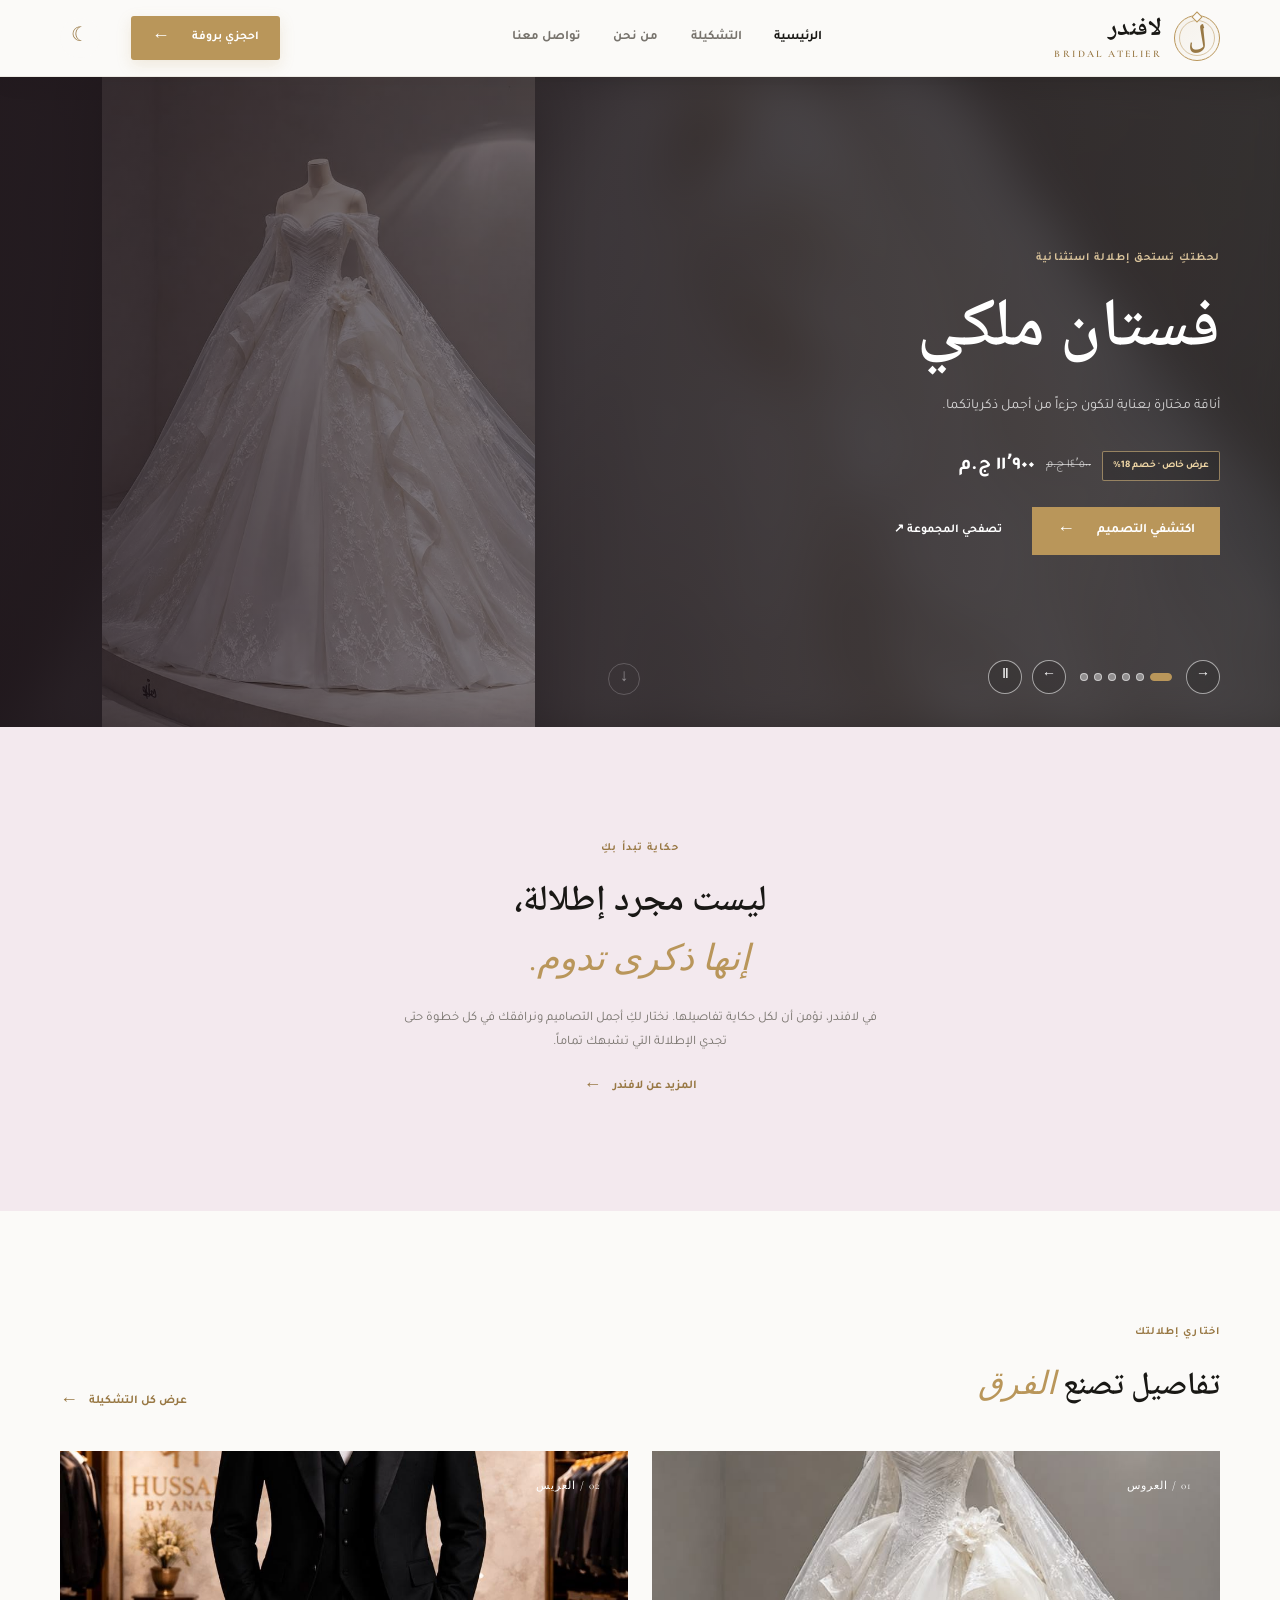
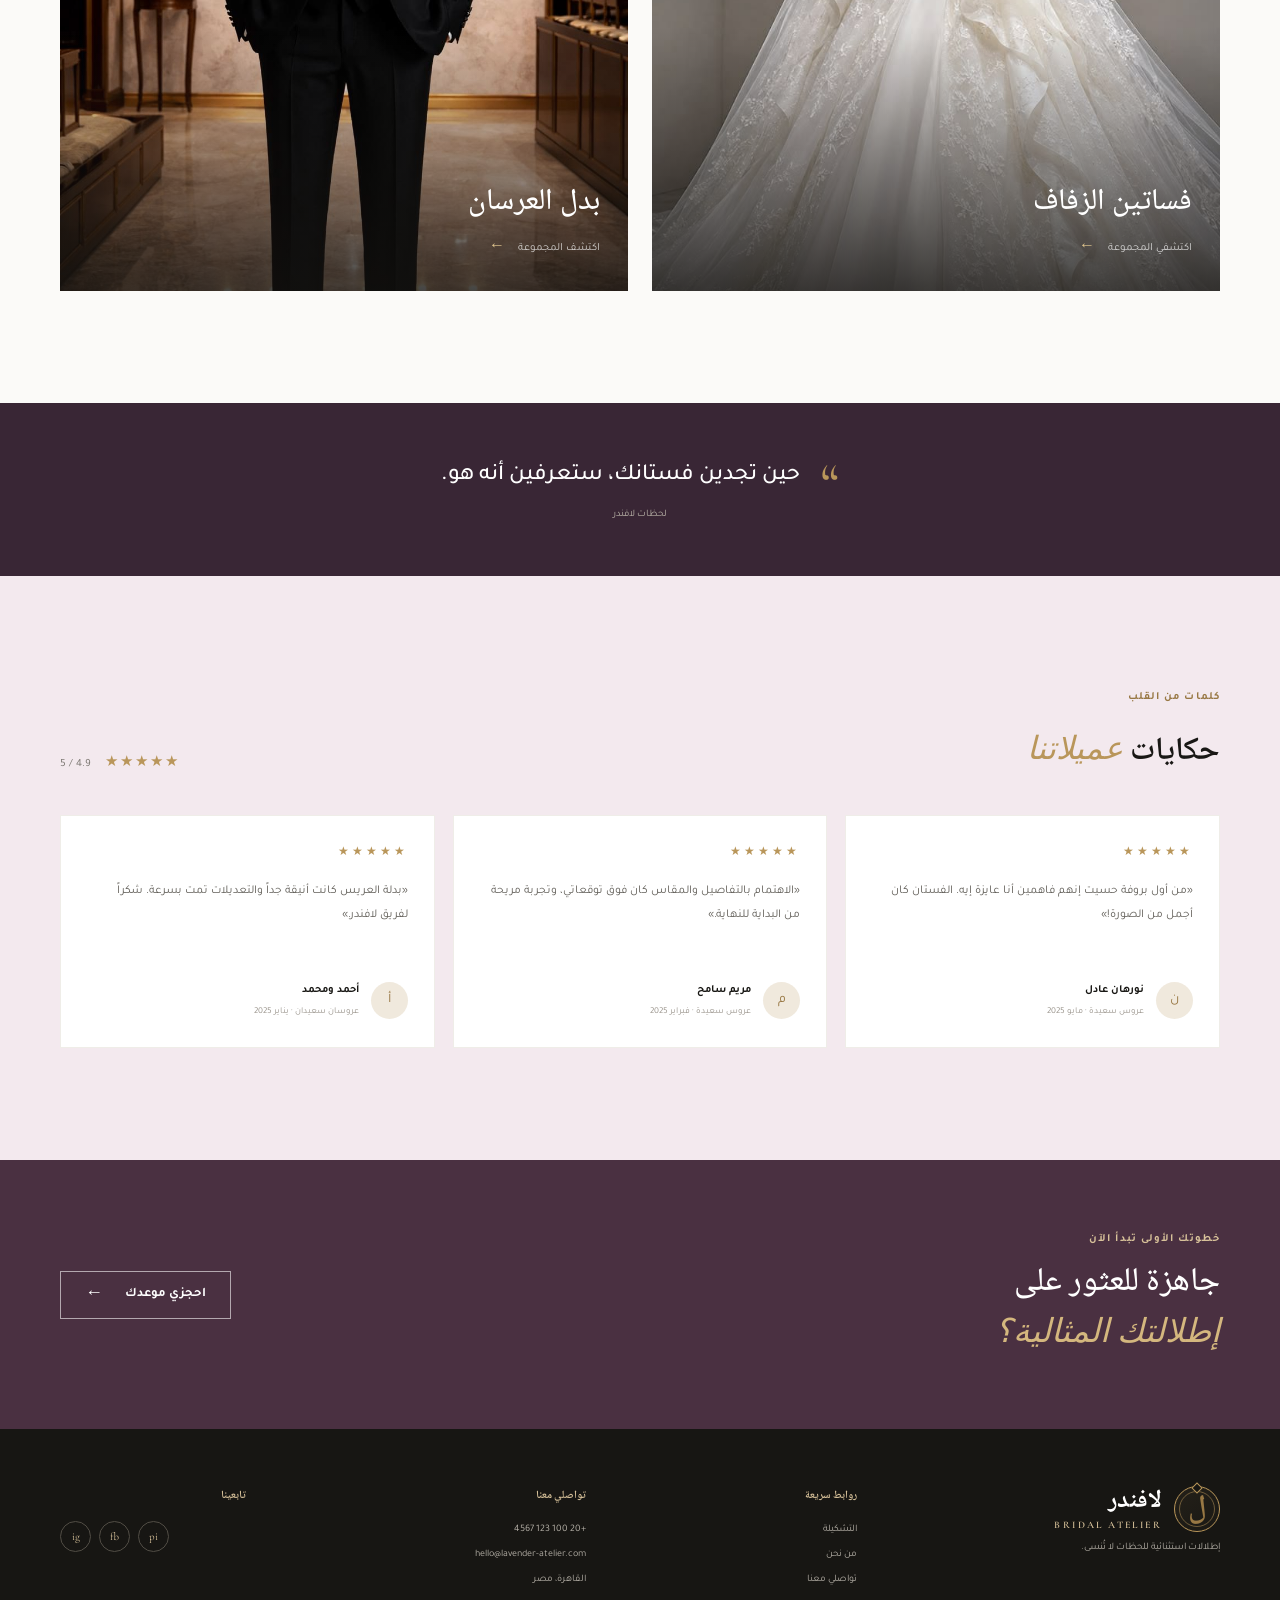
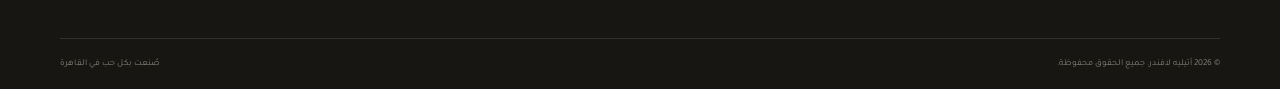
<file: index.html>
<!doctype html>
<html lang="ar" dir="rtl">
<head>
  <meta charset="utf-8">
  <meta name="viewport" content="width=device-width, initial-scale=1">
  <meta name="theme-color" content="#161513">
  <meta name="description" content="أتيليه لافندر — اختاري إطلالتك المثالية لليلة العمر، من فساتين الزفاف إلى أزياء العريس.">
  <title>أتيليه لافندر | أناقتك في ليلة العمر</title>
  <link rel="preconnect" href="https://fonts.googleapis.com">
  <link rel="preconnect" href="https://fonts.gstatic.com" crossorigin>
  <link href="https://fonts.googleapis.com/css2?family=Cormorant+Garamond:wght@500;600;700&family=Noto+Naskh+Arabic:wght@400;500;600;700&family=Tajawal:wght@400;500;600;700;800&display=swap" rel="stylesheet">
  <link rel="stylesheet" href="styles.css">
  <script src="script.js" defer></script>
</head>
<body class="home-page">
  <header class="site-header">
    <div class="container nav-wrap">
      <a class="brand" href="index.html" aria-label="أتيليه لافندر - الرئيسية"><span class="brand-mark" aria-hidden="true">ل</span><span class="brand-name">لافندر<small>BRIDAL ATELIER</small></span></a>
      <button class="menu-toggle" type="button" aria-label="فتح القائمة" aria-expanded="false"><span></span><span></span><span></span></button>
      <nav class="main-nav" aria-label="القائمة الرئيسية">
        <a class="active" href="index.html">الرئيسية</a><a href="collection.html">التشكيلة</a><a href="about.html">من نحن</a><a href="contact.html">تواصل معنا</a>
      </nav>
      <a class="button button-gold nav-cta" href="contact.html#booking">احجزي بروفة <span>←</span></a>
      <button class="theme-toggle" type="button" aria-label="تفعيل الوضع الداكن" aria-pressed="false" title="تغيير المظهر"><span aria-hidden="true">☾</span></button>
    </div>
  </header>

  <main>
    <section class="hero hero-slider" id="home-slider" aria-label="تشكيلة فساتين الزفاف وبدل العرسان">
      <div class="hero-slides" data-hero-slides></div>
      <div class="hero-overlay"></div>
      <div class="container hero-content" data-hero-content aria-live="polite"></div>
      <div class="hero-slider-controls" aria-label="أدوات عرض الشرائح">
        <button class="slider-arrow slider-prev" type="button" aria-label="الشريحة السابقة">→</button>
        <div class="slider-dots" data-slider-dots></div>
        <button class="slider-arrow slider-next" type="button" aria-label="الشريحة التالية">←</button>
        <button class="slider-pause" type="button" aria-label="إيقاف العرض التلقائي" aria-pressed="false">Ⅱ</button>
      </div>
      <a class="scroll-cue" href="#categories" aria-label="انتقلي إلى القسم التالي">↓</a>
    </section>

    <section class="intro section-pad">
      <div class="container intro-inner">
        <p class="eyebrow">حكاية تبدأ بكِ</p>
        <h2>ليست مجرد إطلالة،<br><em>إنها ذكرى تدوم.</em></h2>
        <p>في لافندر، نؤمن أن لكل حكاية تفاصيلها. نختار لكِ أجمل التصاميم ونرافقك في كل خطوة حتى تجدي الإطلالة التي تشبهك تماماً.</p>
        <a class="text-link" href="about.html">المزيد عن لافندر <span>←</span></a>
      </div>
    </section>

    <section class="categories section-pad" id="categories">
      <div class="container">
        <div class="section-heading"><div><p class="eyebrow">اختاري إطلالتك</p><h2>تفاصيل تصنع <em>الفرق</em></h2></div><a class="text-link desktop-link" href="collection.html">عرض كل التشكيلة <span>←</span></a></div>
        <div class="category-grid">
          <a class="category-card category-bride" href="collection.html#dresses"><span class="category-number">01 / العروس</span><div><h3>فساتين الزفاف</h3><span class="category-link">اكتشفي المجموعة <b>←</b></span></div></a>
          <a class="category-card category-groom" href="collection.html#suits"><span class="category-number">02 / العريس</span><div><h3>بدل العرسان</h3><span class="category-link">اكتشف المجموعة <b>←</b></span></div></a>
        </div>
      </div>
    </section>

    <section class="quote-band"><div class="container quote-inner"><span class="quote-mark">“</span><blockquote>حين تجدين فستانك، ستعرفين أنه هو.</blockquote><span class="quote-credit">لحظات لافندر</span></div></section>

    <section class="testimonials section-pad">
      <div class="container">
        <div class="section-heading"><div><p class="eyebrow">كلمات من القلب</p><h2>حكايات <em>عميلاتنا</em></h2></div><div class="rating">★★★★★ <span>4.9 / 5</span></div></div>
        <div class="testimonial-grid">
          <article class="testimonial-card"><div class="stars">★★★★★</div><p>«من أول بروفة حسيت إنهم فاهمين أنا عايزة إيه. الفستان كان أجمل من الصورة!»</p><div class="reviewer"><span class="avatar">ن</span><div><strong>نورهان عادل</strong><small>عروس سعيدة · مايو 2025</small></div></div></article>
          <article class="testimonial-card"><div class="stars">★★★★★</div><p>«الاهتمام بالتفاصيل والمقاس كان فوق توقعاتي، وتجربة مريحة من البداية للنهاية.»</p><div class="reviewer"><span class="avatar">م</span><div><strong>مريم سامح</strong><small>عروس سعيدة · فبراير 2025</small></div></div></article>
          <article class="testimonial-card"><div class="stars">★★★★★</div><p>«بدلة العريس كانت أنيقة جداً والتعديلات تمت بسرعة. شكراً لفريق لافندر.»</p><div class="reviewer"><span class="avatar">أ</span><div><strong>أحمد ومحمد</strong><small>عروسان سعيدان · يناير 2025</small></div></div></article>
        </div>
      </div>
    </section>
    <section class="home-cta"><div class="container home-cta-inner"><div><p class="eyebrow light-eyebrow">خطوتك الأولى تبدأ الآن</p><h2>جاهزة للعثور على<br><em>إطلالتك المثالية؟</em></h2></div><a class="button button-outline" href="contact.html#booking">احجزي موعدك <span>←</span></a></div></section>
  </main>
  <footer class="site-footer"><div class="container footer-main"><div class="footer-brand"><a class="brand brand-light" href="index.html"><span class="brand-mark" aria-hidden="true">ل</span><span class="brand-name">لافندر<small>BRIDAL ATELIER</small></span></a><p>إطلالات استثنائية للحظات لا تُنسى.</p></div><div><h3>روابط سريعة</h3><a href="collection.html">التشكيلة</a><a href="about.html">من نحن</a><a href="contact.html">تواصلي معنا</a></div><div><h3>تواصلي معنا</h3><a href="tel:+201001234567">+20 100 123 4567</a><a href="mailto:hello@lavender-atelier.com">hello@lavender-atelier.com</a><p>القاهرة، مصر</p></div><div><h3>تابعينا</h3><div class="social-links"><a href="https://instagram.com" aria-label="إنستغرام">ig</a><a href="https://facebook.com" aria-label="فيسبوك">fb</a><a href="https://pinterest.com" aria-label="بينترست">pi</a></div></div></div><div class="container footer-bottom"><span>© <span data-year></span> أتيليه لافندر. جميع الحقوق محفوظة.</span><span>صُنعت بكل حب في القاهرة</span></div></footer>
</body>
</html>
</file>
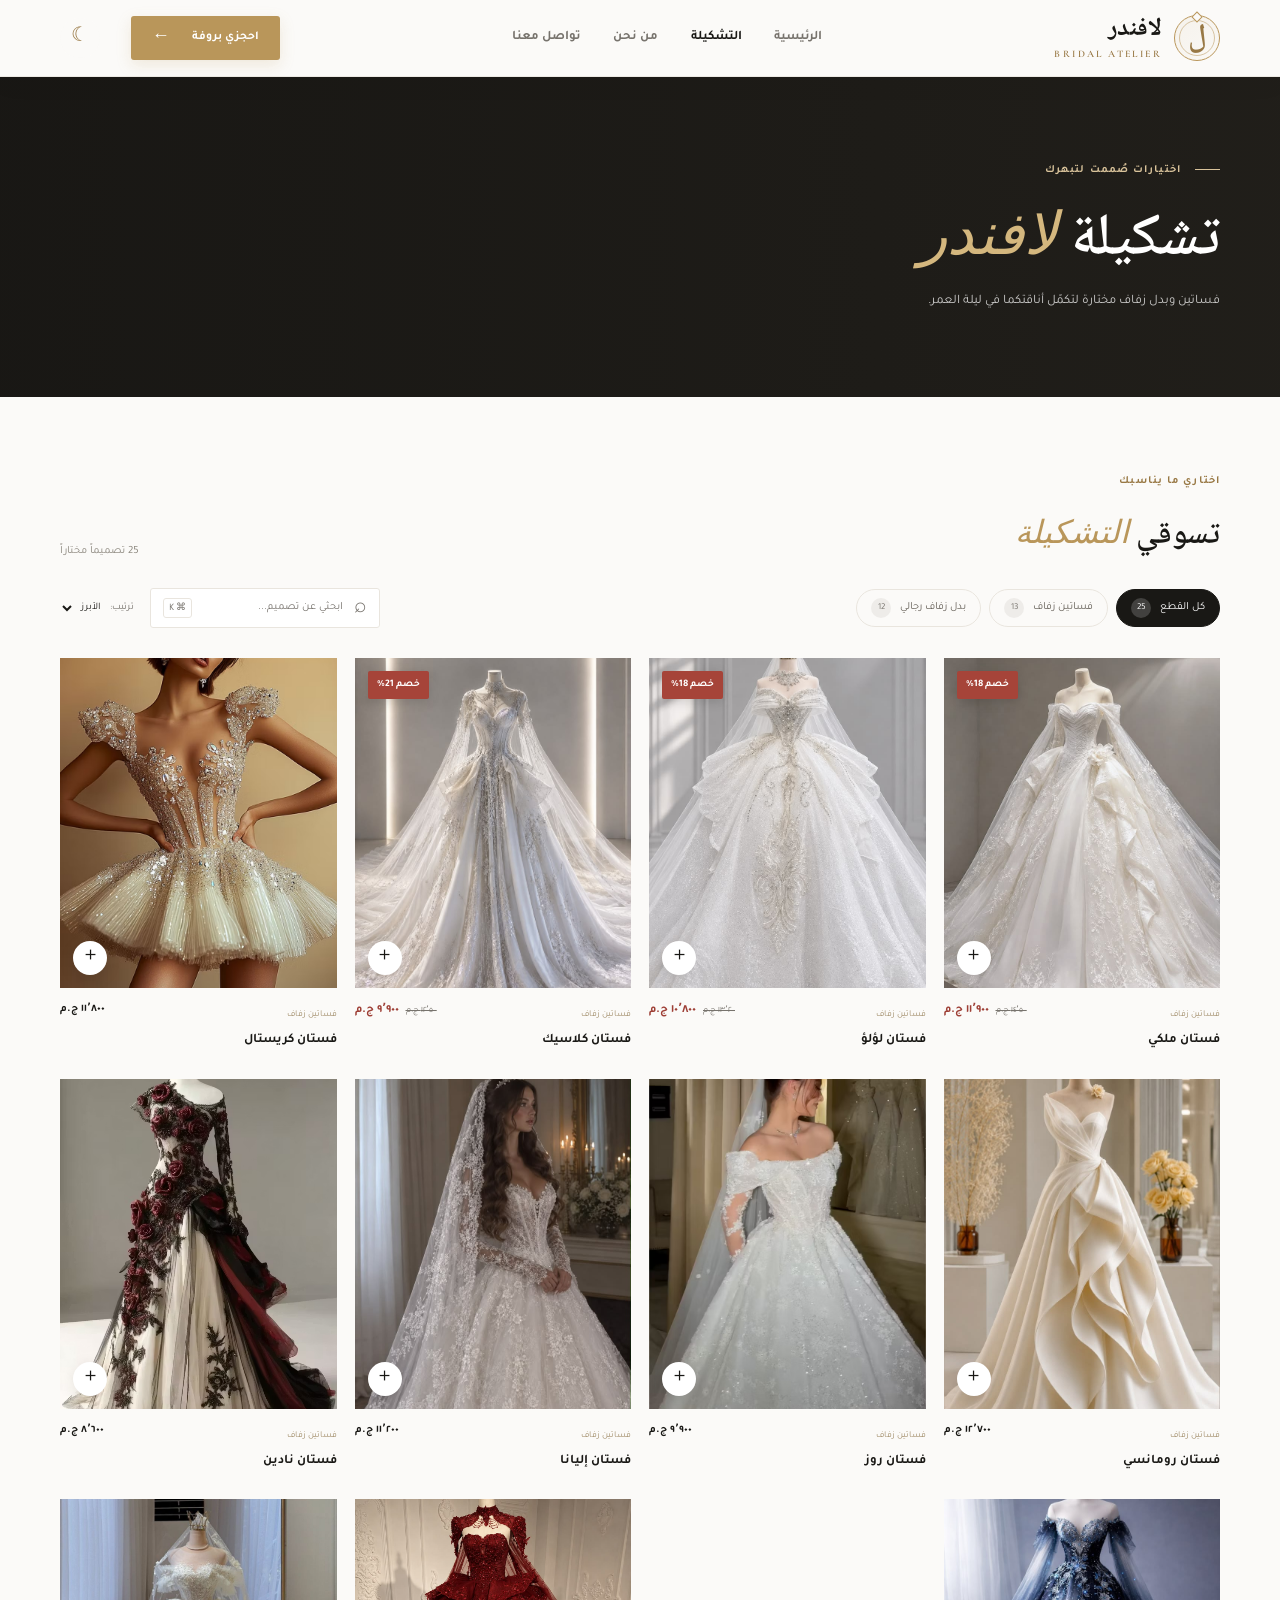
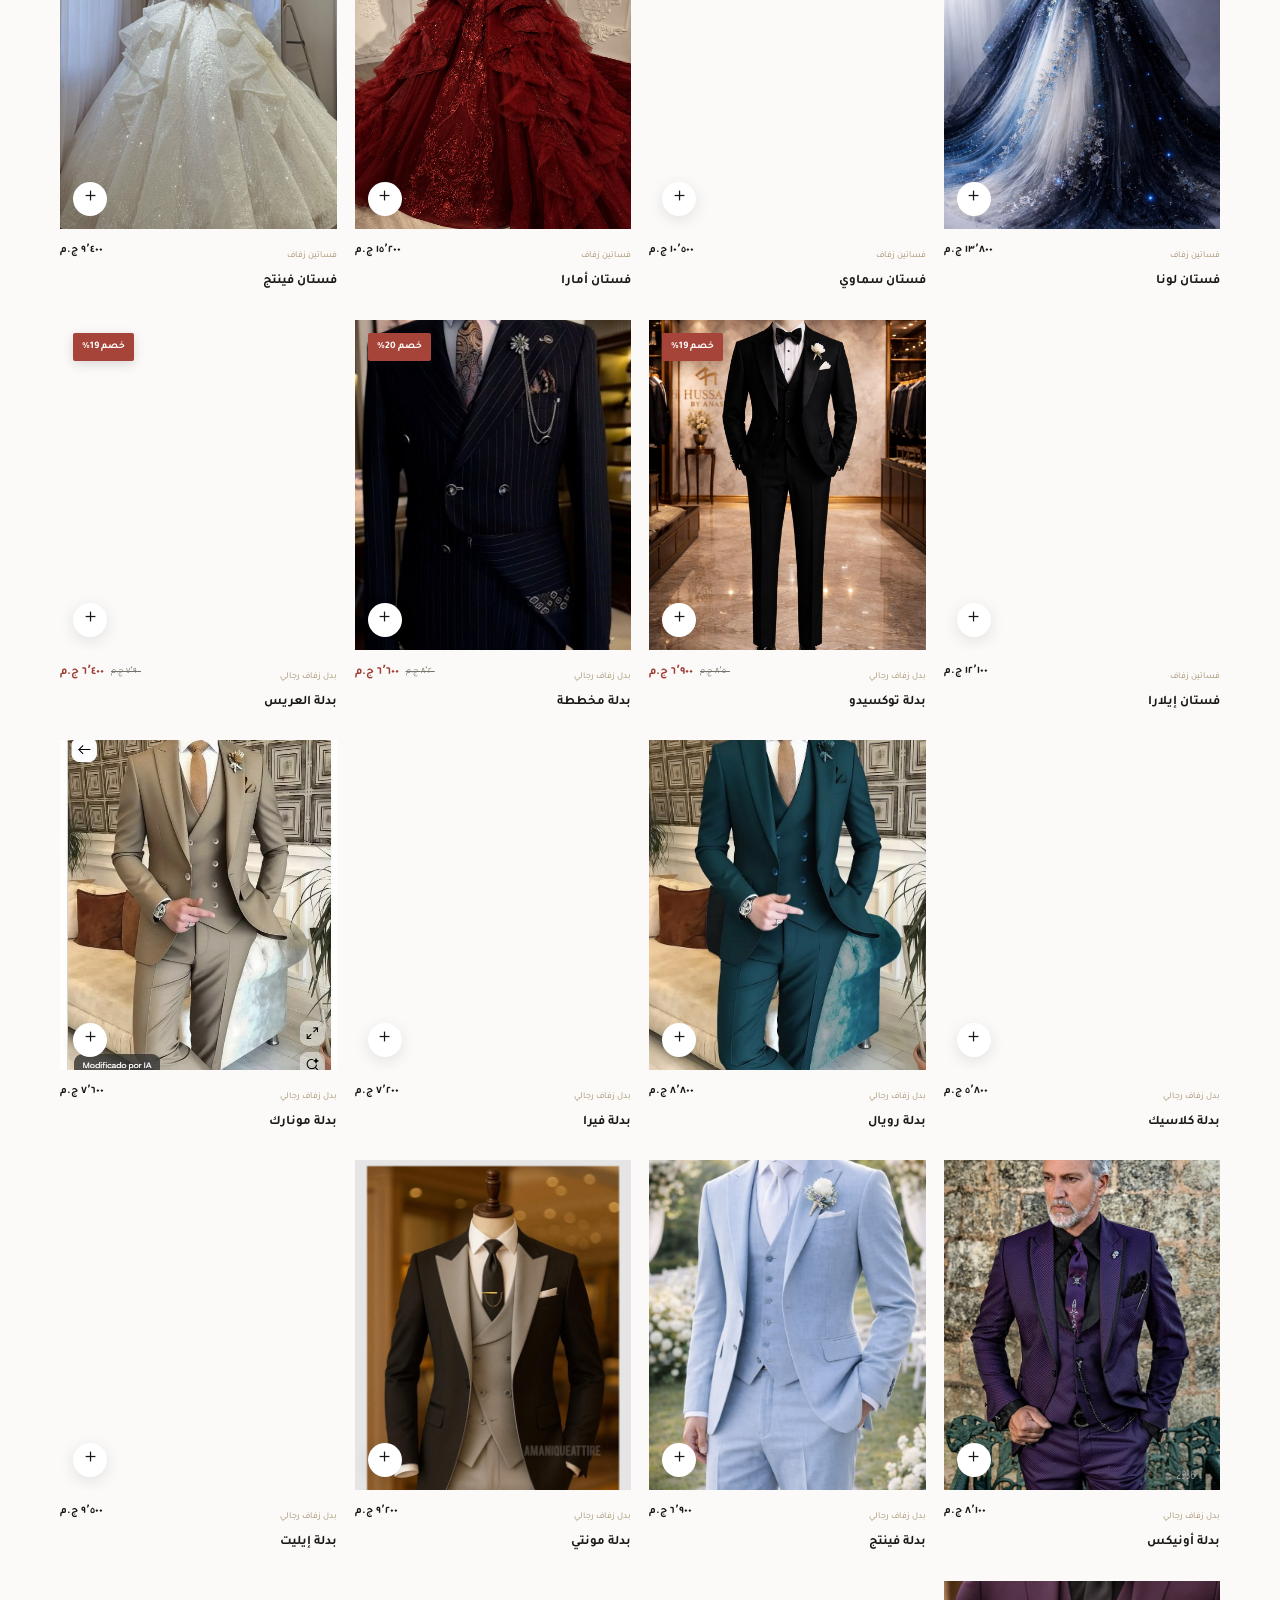
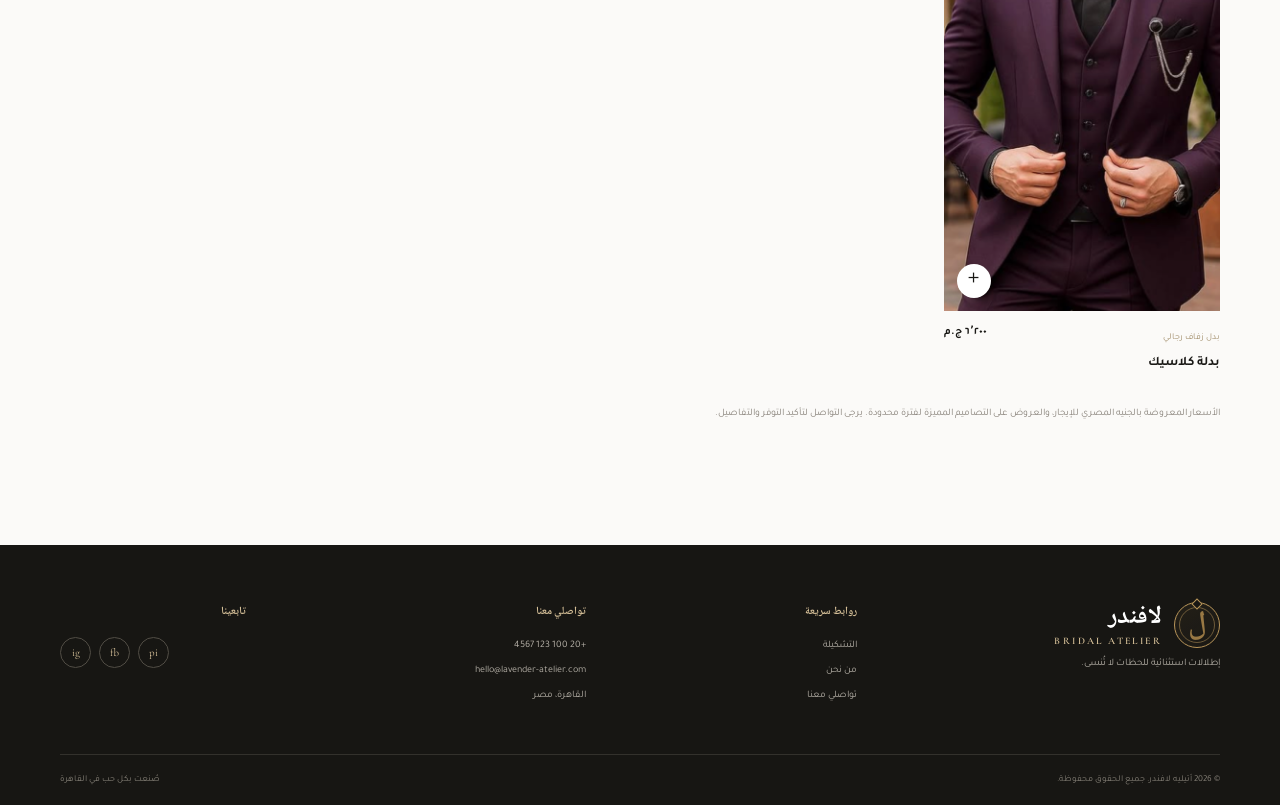
<file: collection.html>
<!doctype html>
<html lang="ar" dir="rtl">
<head>
  <meta charset="utf-8"><meta name="viewport" content="width=device-width, initial-scale=1"><meta name="description" content="تصفحي فساتين الزفاف وبدل الزفاف الرجالي من أتيليه لافندر.">
  <title>التشكيلة | أتيليه لافندر</title>
  <link rel="preconnect" href="https://fonts.googleapis.com"><link rel="preconnect" href="https://fonts.gstatic.com" crossorigin><link href="https://fonts.googleapis.com/css2?family=Cormorant+Garamond:wght@500;600;700&family=Noto+Naskh+Arabic:wght@400;500;600;700&family=Tajawal:wght@400;500;600;700;800&display=swap" rel="stylesheet">
  <link rel="stylesheet" href="styles.css"><script src="script.js" defer></script>
</head>
<body>
  <header class="site-header"><div class="container nav-wrap"><a class="brand" href="index.html" aria-label="أتيليه لافندر - الرئيسية"><span class="brand-mark" aria-hidden="true">ل</span><span class="brand-name">لافندر<small>BRIDAL ATELIER</small></span></a><button class="menu-toggle" type="button" aria-label="فتح القائمة" aria-expanded="false"><span></span><span></span><span></span></button><nav class="main-nav" aria-label="القائمة الرئيسية"><a href="index.html">الرئيسية</a><a class="active" href="collection.html">التشكيلة</a><a href="about.html">من نحن</a><a href="contact.html">تواصل معنا</a></nav><a class="button button-gold nav-cta" href="contact.html#booking">احجزي بروفة <span>←</span></a><button class="theme-toggle" type="button" aria-label="تفعيل الوضع الداكن" aria-pressed="false" title="تغيير المظهر"><span aria-hidden="true">☾</span></button></div></header>
  <main>
    <section class="page-hero collection-hero"><div class="container"><p class="eyebrow light-eyebrow"><span></span> اختيارات صُممت لتبهرك</p><h1>تشكيلة <em>لافندر</em></h1><p>فساتين وبدل زفاف مختارة لتكمّل أناقتكما في ليلة العمر.</p></div></section>
    <section class="collection-section section-pad"><div class="container">
      <div class="section-heading collection-heading"><div><p class="eyebrow">اختاري ما يناسبك</p><h2>تسوقي <em>التشكيلة</em></h2></div><span class="product-count"><span data-product-count>25</span> تصميماً مختاراً</span></div>
      <div class="collection-toolbar">
        <div class="filters" role="group" aria-label="فلترة المنتجات"><button class="filter-button active" id="all-products" type="button" data-filter="all" aria-pressed="true">كل القطع <span data-filter-count="all">25</span></button><button class="filter-button" id="dresses" type="button" data-filter="wedding" aria-pressed="false">فساتين زفاف <span data-filter-count="wedding">13</span></button><button class="filter-button" id="suits" type="button" data-filter="suits" aria-pressed="false">بدل زفاف رجالي <span data-filter-count="suits">12</span></button></div>
        <div class="collection-tools">
          <label class="catalog-search"><span aria-hidden="true">⌕</span><input type="search" data-product-search placeholder="ابحثي عن تصميم..." aria-label="ابحثي عن تصميم"><kbd>⌘ K</kbd></label>
          <label class="sort-control"><span>ترتيب:</span><select data-product-sort aria-label="ترتيب المنتجات"><option value="featured">الأبرز</option><option value="name">الاسم</option><option value="category">الفئة</option></select></label>
        </div>
      </div>
      <div class="product-grid" data-product-grid></div>
      <div class="empty-state" hidden>لا توجد تصاميم في هذا القسم حالياً.</div>
      <p class="collection-note">الأسعار المعروضة بالجنيه المصري للإيجار، والعروض على التصاميم المميزة لفترة محدودة. يرجى التواصل لتأكيد التوفر والتفاصيل.</p>
    </div></section>
    <aside class="mobile-booking-bar"><span>وجدتِ تصميمك؟</span><a href="contact.html#booking">احجزي بروفة <b>←</b></a></aside>
  </main>
  <footer class="site-footer"><div class="container footer-main"><div class="footer-brand"><a class="brand brand-light" href="index.html"><span class="brand-mark" aria-hidden="true">ل</span><span class="brand-name">لافندر<small>BRIDAL ATELIER</small></span></a><p>إطلالات استثنائية للحظات لا تُنسى.</p></div><div><h3>روابط سريعة</h3><a href="collection.html">التشكيلة</a><a href="about.html">من نحن</a><a href="contact.html">تواصلي معنا</a></div><div><h3>تواصلي معنا</h3><a href="tel:+201001234567">+20 100 123 4567</a><a href="mailto:hello@lavender-atelier.com">hello@lavender-atelier.com</a><p>القاهرة، مصر</p></div><div><h3>تابعينا</h3><div class="social-links"><a href="https://instagram.com" aria-label="إنستغرام">ig</a><a href="https://facebook.com" aria-label="فيسبوك">fb</a><a href="https://pinterest.com" aria-label="بينترست">pi</a></div></div></div><div class="container footer-bottom"><span>© <span data-year></span> أتيليه لافندر. جميع الحقوق محفوظة.</span><span>صُنعت بكل حب في القاهرة</span></div></footer>
</body></html>
</file>
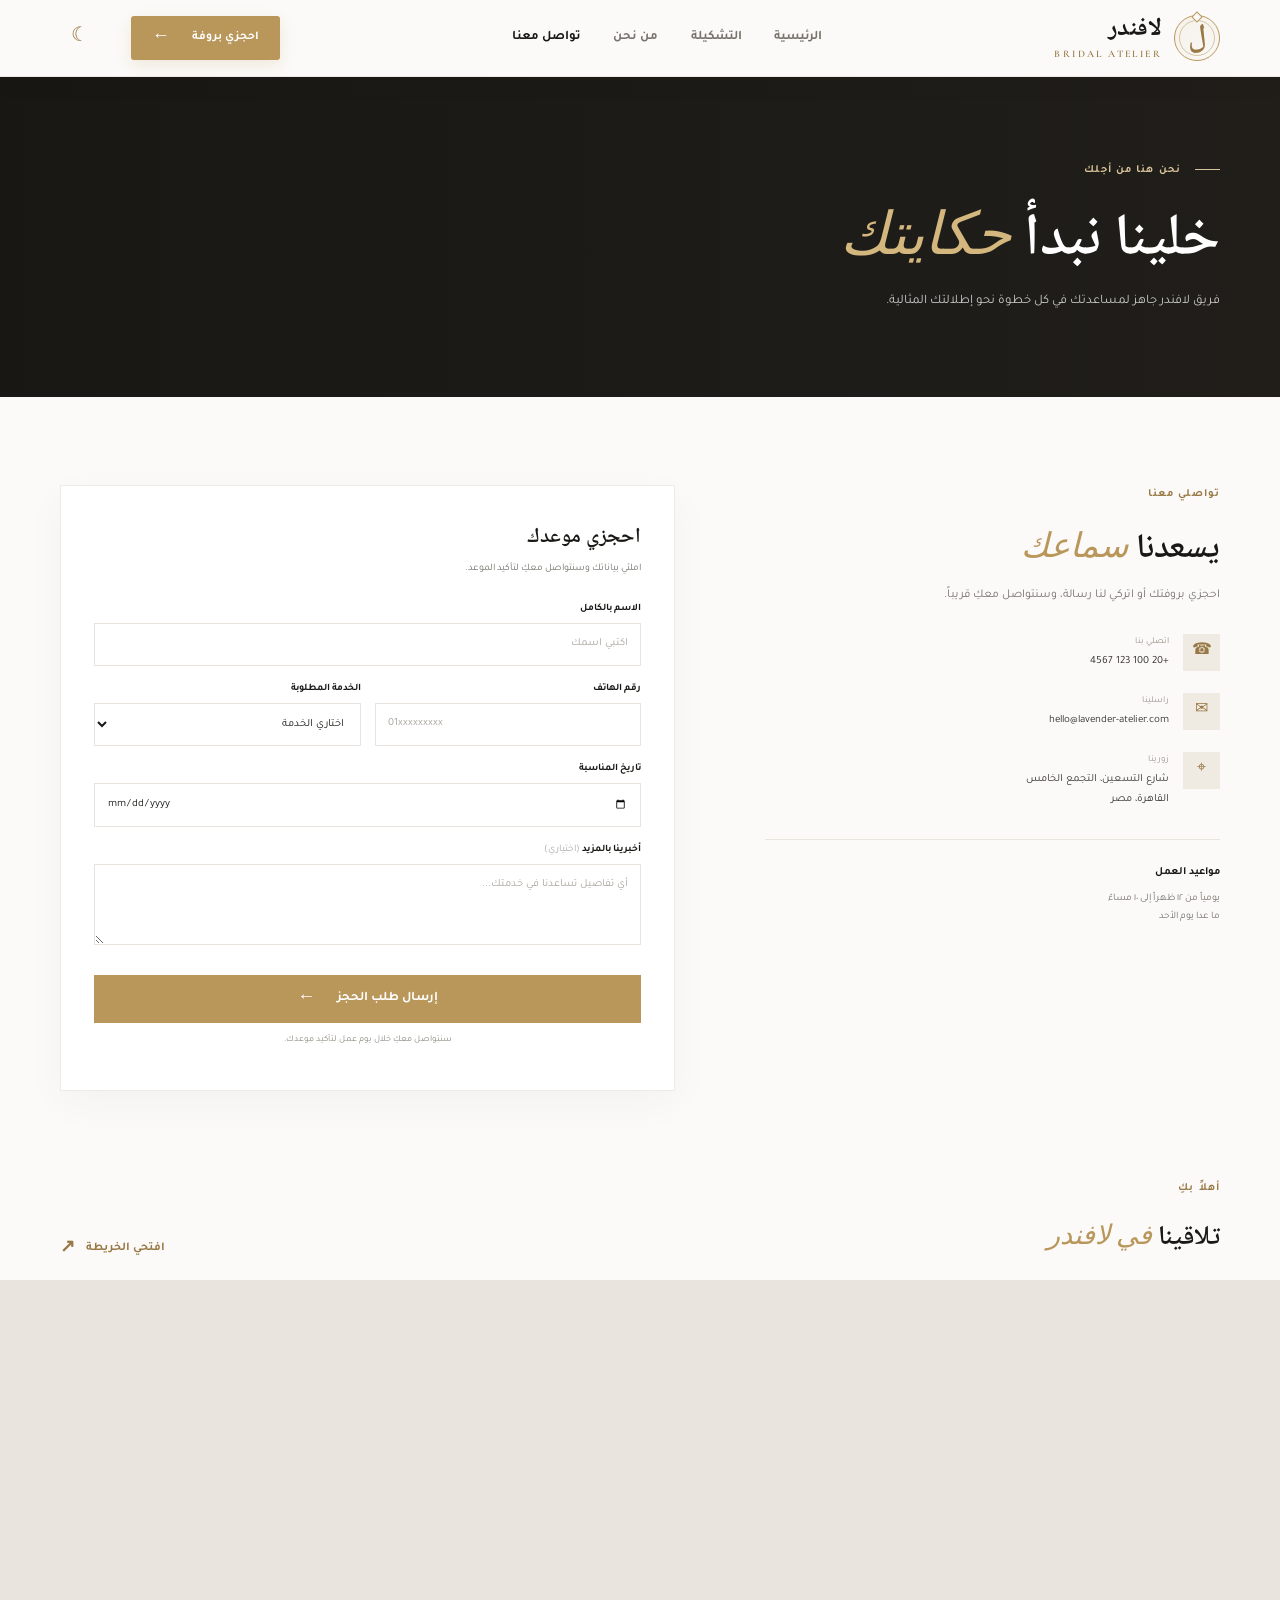
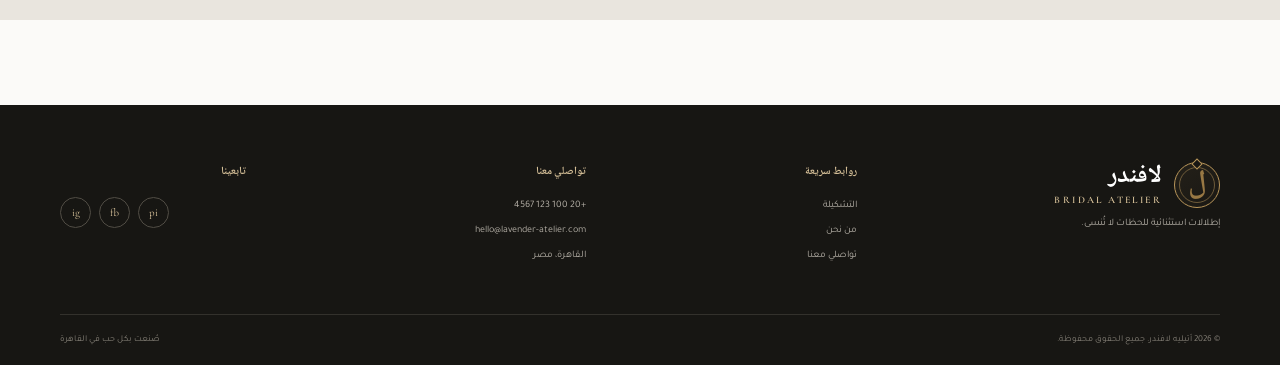
<file: contact.html>
<!doctype html>
<html lang="ar" dir="rtl">
<head>
  <meta charset="utf-8"><meta name="viewport" content="width=device-width, initial-scale=1"><meta name="description" content="تواصلي مع أتيليه لافندر أو احجزي موعد بروفة لمساعدتك في اختيار إطلالتك المثالية.">
  <title>تواصل معنا | أتيليه لافندر</title>
  <link rel="preconnect" href="https://fonts.googleapis.com"><link rel="preconnect" href="https://fonts.gstatic.com" crossorigin><link href="https://fonts.googleapis.com/css2?family=Cormorant+Garamond:wght@500;600;700&family=Noto+Naskh+Arabic:wght@400;500;600;700&family=Tajawal:wght@400;500;600;700;800&display=swap" rel="stylesheet">
  <link rel="stylesheet" href="styles.css"><script src="script.js" defer></script>
</head>
<body>
  <header class="site-header"><div class="container nav-wrap"><a class="brand" href="index.html" aria-label="أتيليه لافندر - الرئيسية"><span class="brand-mark" aria-hidden="true">ل</span><span class="brand-name">لافندر<small>BRIDAL ATELIER</small></span></a><button class="menu-toggle" type="button" aria-label="فتح القائمة" aria-expanded="false"><span></span><span></span><span></span></button><nav class="main-nav" aria-label="القائمة الرئيسية"><a href="index.html">الرئيسية</a><a href="collection.html">التشكيلة</a><a href="about.html">من نحن</a><a class="active" href="contact.html">تواصل معنا</a></nav><a class="button button-gold nav-cta" href="#booking">احجزي بروفة <span>←</span></a><button class="theme-toggle" type="button" aria-label="تفعيل الوضع الداكن" aria-pressed="false" title="تغيير المظهر"><span aria-hidden="true">☾</span></button></div></header>
  <main>
    <section class="page-hero contact-hero"><div class="container"><p class="eyebrow light-eyebrow"><span></span> نحن هنا من أجلك</p><h1>خلينا نبدأ <em>حكايتك</em></h1><p>فريق لافندر جاهز لمساعدتك في كل خطوة نحو إطلالتك المثالية.</p></div></section>
    <section class="contact-section section-pad" id="booking"><div class="container contact-layout">
      <div class="contact-info"><p class="eyebrow">تواصلي معنا</p><h2>يسعدنا <em>سماعك</em></h2><p class="contact-intro">احجزي بروفتك أو اتركي لنا رسالة، وسنتواصل معكِ قريباً.</p>
        <div class="contact-detail"><span class="detail-icon">☎</span><div><small>اتصلي بنا</small><a href="tel:+201001234567">+20 100 123 4567</a></div></div>
        <div class="contact-detail"><span class="detail-icon">✉</span><div><small>راسلينا</small><a href="mailto:hello@lavender-atelier.com">hello@lavender-atelier.com</a></div></div>
        <div class="contact-detail"><span class="detail-icon">⌖</span><div><small>زورينا</small><p>شارع التسعين، التجمع الخامس<br>القاهرة، مصر</p></div></div>
        <div class="contact-hours"><span>مواعيد العمل</span><p>يومياً من ١٢ ظهراً إلى ١٠ مساءً<br>ما عدا يوم الأحد</p></div>
      </div>
      <form class="booking-form" id="booking-form">
        <div class="form-heading"><h3>احجزي موعدك</h3><p>املئي بياناتك وسنتواصل معكِ لتأكيد الموعد.</p></div>
        <label for="name">الاسم بالكامل</label><input id="name" name="name" type="text" placeholder="اكتبي اسمك" autocomplete="name" required>
        <div class="form-row"><div><label for="phone">رقم الهاتف</label><input id="phone" name="phone" type="tel" placeholder="01xxxxxxxxx" autocomplete="tel" inputmode="tel" pattern="[0-9+() \-]{8,20}" required></div><div><label for="service">الخدمة المطلوبة</label><select id="service" name="service" required><option value="" disabled selected>اختاري الخدمة</option><option value="dress">فستان زفاف</option><option value="suit">بدلة زفاف رجالي</option></select></div></div>
        <label for="event-date">تاريخ المناسبة</label><input id="event-date" name="event-date" type="date" required>
        <label for="message">أخبرينا بالمزيد <span class="optional">(اختياري)</span></label><textarea id="message" name="message" rows="3" placeholder="أي تفاصيل تساعدنا في خدمتك..."></textarea>
        <button class="button button-gold form-submit" type="submit">إرسال طلب الحجز <span>←</span></button><p class="form-note">سنتواصل معكِ خلال يوم عمل لتأكيد موعدك.</p><p class="form-status" role="status" aria-live="polite"></p>
      </form>
    </div></section>
    <section class="map-section"><div class="map-heading container"><div><p class="eyebrow">أهلاً بكِ</p><h2>تلاقينا <em>في لافندر</em></h2></div><a class="text-link" href="https://maps.google.com/?q=New+Cairo+Egypt" target="_blank" rel="noopener noreferrer">افتحي الخريطة <span>↗</span></a></div><div class="map-frame"><iframe title="خريطة التجمع الخامس في القاهرة" src="https://maps.google.com/maps?q=New%20Cairo%2C%20Egypt&t=&z=13&ie=UTF8&iwloc=&output=embed" loading="lazy" referrerpolicy="no-referrer-when-downgrade"></iframe></div></section>
  </main>
  <footer class="site-footer"><div class="container footer-main"><div class="footer-brand"><a class="brand brand-light" href="index.html"><span class="brand-mark" aria-hidden="true">ل</span><span class="brand-name">لافندر<small>BRIDAL ATELIER</small></span></a><p>إطلالات استثنائية للحظات لا تُنسى.</p></div><div><h3>روابط سريعة</h3><a href="collection.html">التشكيلة</a><a href="about.html">من نحن</a><a href="contact.html">تواصلي معنا</a></div><div><h3>تواصلي معنا</h3><a href="tel:+201001234567">+20 100 123 4567</a><a href="mailto:hello@lavender-atelier.com">hello@lavender-atelier.com</a><p>القاهرة، مصر</p></div><div><h3>تابعينا</h3><div class="social-links"><a href="https://instagram.com" aria-label="إنستغرام">ig</a><a href="https://facebook.com" aria-label="فيسبوك">fb</a><a href="https://pinterest.com" aria-label="بينترست">pi</a></div></div></div><div class="container footer-bottom"><span>© <span data-year></span> أتيليه لافندر. جميع الحقوق محفوظة.</span><span>صُنعت بكل حب في القاهرة</span></div></footer>
  </body></html>
</file>
<file: styles.css>
/* Lavender Atelier — shared design system */
:root{--ink:#191815;--muted:#77736d;--paper:#fbfaf8;--white:#fff;--gold:#b9965a;--gold-dark:#987844;--line:#e9e5de;--serif:"Cormorant Garamond",Georgia,serif;--sans:"Tajawal",sans-serif;--display:"Noto Naskh Arabic",serif;--container:1160px}
*{box-sizing:border-box}html{scroll-behavior:smooth;scroll-padding-top:90px}body{margin:0;background:var(--paper);color:var(--ink);font-family:var(--sans);font-size:15px;line-height:1.8}img{display:block;max-width:100%}a{color:inherit;text-decoration:none}button,input,select,textarea{font:inherit}.container{width:min(var(--container),calc(100% - 64px));margin-inline:auto}.section-pad{padding-block:112px}.site-header{position:relative;z-index:10;background:var(--paper);border-bottom:1px solid rgba(25,24,21,.06)}.nav-wrap{min-height:84px;display:flex;align-items:center;justify-content:space-between;gap:32px}.brand{display:inline-flex;align-items:center;gap:11px;font-size:21px;font-weight:700;line-height:1;color:var(--ink)}.brand-mark{width:39px;height:39px;display:grid;place-items:center;border:1px solid var(--gold);border-radius:50%;font:italic 24px var(--serif);color:var(--gold)}.brand small{display:block;margin-top:6px;direction:ltr;text-align:right;font:9px var(--serif);letter-spacing:3px;color:var(--muted)}.main-nav{display:flex;align-items:center;gap:34px}.main-nav a{position:relative;padding-block:10px;font-size:13px;color:#625f59;transition:color .25s}.main-nav a:hover,.main-nav a.active{color:var(--gold-dark)}.main-nav a.active:after{position:absolute;content:"";bottom:0;right:0;width:18px;height:1px;background:var(--gold)}.button{min-height:48px;display:inline-flex;align-items:center;justify-content:center;gap:22px;padding:10px 24px;border:1px solid transparent;font-size:13px;font-weight:600;transition:background .25s,color .25s,border-color .25s,transform .25s}.button:hover{transform:translateY(-2px)}.button span,.text-link span{font-size:18px;line-height:1}.button-gold{background:var(--gold);color:#fff}.button-gold:hover{background:var(--gold-dark)}.nav-cta{min-height:42px;padding:8px 17px;font-size:12px}.menu-toggle{display:none}
.hero{position:relative;min-height:650px;display:flex;align-items:center;overflow:hidden;background:#292622 url("https://images.unsplash.com/photo-1519741497674-611481863552?auto=format&fit=crop&w=2000&q=90") center 43%/cover no-repeat;color:#fff}.hero-overlay{position:absolute;inset:0;background:linear-gradient(90deg,rgba(18,17,15,.74),rgba(18,17,15,.3) 68%,rgba(18,17,15,.15))}.hero-content{position:relative;z-index:1;padding-block:80px}.eyebrow{margin:0 0 16px;color:var(--gold-dark);font-size:11px;font-weight:700;letter-spacing:1.1px}.eyebrow span{display:inline-block;width:25px;height:1px;margin-left:10px;vertical-align:middle;background:currentColor}.light-eyebrow{color:#d8c29a}.hero h1,.page-hero h1{margin:0;font-size:clamp(42px,6.1vw,76px);font-weight:500;line-height:1.35;letter-spacing:-1.7px}.hero h1 em,.page-hero h1 em,.section-heading h2 em,.intro h2 em,.story-copy h2 em,.center-heading h2 em,.home-cta h2 em,.about-cta h2 em,.contact-info h2 em,.map-heading h2 em{font-family:var(--serif);font-weight:500;color:#d4b77e}.hero-copy{margin:17px 0 29px;color:rgba(255,255,255,.78);font-size:14px}.hero-actions{display:flex;align-items:center;gap:30px}.text-link{display:inline-flex;align-items:center;gap:11px;color:var(--gold-dark);font-size:12px;font-weight:700;transition:gap .2s}.text-link:hover{gap:17px}.light-link{color:#fff}.hero-caption{position:absolute;bottom:40px;left:max(calc((100vw - var(--container))/2),32px);font-size:10px;letter-spacing:.3px;color:rgba(255,255,255,.75)}.hero-caption span{padding-left:12px;color:#d4b77e;font:14px var(--serif)}.scroll-cue{position:absolute;bottom:32px;right:50%;width:32px;height:32px;display:grid;place-items:center;border:1px solid rgba(255,255,255,.45);border-radius:50%;color:#fff;font-size:17px}
.intro{background:#f5f2ed;text-align:center}.intro-inner{max-width:590px}.intro h2,.section-heading h2,.story-copy h2,.center-heading h2,.contact-info h2,.map-heading h2{margin:0;font-size:36px;font-weight:600;line-height:1.55}.intro h2 em,.section-heading h2 em,.story-copy h2 em,.center-heading h2 em,.contact-info h2 em,.map-heading h2 em{color:var(--gold)}.intro-inner>p:not(.eyebrow){max-width:490px;margin:17px auto 18px;color:var(--muted);font-size:13px}.categories{background:var(--paper)}.section-heading{display:flex;align-items:end;justify-content:space-between;margin-bottom:38px}.section-heading h2{font-size:32px}.category-grid{display:grid;grid-template-columns:1fr 1fr;gap:24px}.category-card{min-height:440px;position:relative;display:flex;flex-direction:column;justify-content:space-between;overflow:hidden;padding:28px;color:#fff;background-size:cover;background-position:center;transition:background-size .4s}.category-card:before{content:"";position:absolute;inset:0;background:linear-gradient(0deg,rgba(18,17,15,.78),transparent 60%);transition:background .3s}.category-card:hover:before{background:linear-gradient(0deg,rgba(18,17,15,.86),rgba(18,17,15,.12))}.category-bride{background-image:url("فساتين زفاف حريمي/1.jpg")}.category-groom{background-image:url("بدل رجالي/1.jpg")}.category-card>*{position:relative}.category-number{font:11px var(--serif);letter-spacing:1px}.category-card h3{margin:0 0 4px;font-size:30px;font-weight:500}.category-link{font-size:11px;color:rgba(255,255,255,.77)}.category-link b{margin-right:10px;color:#d4b77e;font-size:16px}.quote-band{padding-block:52px;background:#1a1916;color:#fff;text-align:center}.quote-inner{display:flex;align-items:center;justify-content:center;gap:20px;flex-wrap:wrap}.quote-mark{height:40px;color:var(--gold);font:58px/1 var(--serif)}.quote-inner blockquote{margin:0;font-size:23px;font-weight:500}.quote-credit{width:100%;margin-top:-10px;color:#b9b3a8;font-size:10px}.testimonials{background:#f5f2ed}.rating{color:var(--gold);font-size:15px;letter-spacing:2px}.rating span{margin-right:8px;color:var(--muted);font-size:11px;letter-spacing:0}.testimonial-grid{display:grid;grid-template-columns:repeat(3,1fr);gap:18px}.testimonial-card{padding:27px 26px;background:#fff;border:1px solid #efede8}.stars{color:var(--gold);font-size:12px;letter-spacing:3px}.testimonial-card>p{min-height:80px;margin:14px 0 22px;color:#625f59;font-size:12px;line-height:2}.reviewer{display:flex;align-items:center;gap:12px}.avatar{width:37px;height:37px;display:grid;place-items:center;border-radius:50%;background:#f0e9dd;color:var(--gold-dark);font-size:14px}.reviewer strong,.reviewer small{display:block}.reviewer strong{font-size:11px}.reviewer small{margin-top:3px;color:#99938b;font-size:9px}.home-cta,.about-cta{padding-block:70px;background:#24211c;color:#fff}.home-cta-inner,.about-cta-inner{display:flex;align-items:center;justify-content:space-between;gap:28px}.home-cta h2,.about-cta h2{margin:0;font-size:33px;font-weight:500;line-height:1.45}.button-outline{border-color:rgba(255,255,255,.58);color:#fff}.button-outline:hover{border-color:var(--gold);background:var(--gold)}.home-cta .eyebrow,.about-cta .eyebrow{margin-bottom:10px}
.site-footer{padding-top:57px;background:#171613;color:#eee9e0}.footer-main{display:grid;grid-template-columns:1.4fr 1fr 1.3fr .8fr;gap:38px;padding-bottom:42px}.brand-light{color:#fff}.footer-brand>p{margin-top:17px;color:#aaa49a;font-size:11px}.footer-main h3{margin:0 0 15px;color:#d8c29a;font-size:11px;font-weight:600}.footer-main>div:not(:first-child)>a,.footer-main>div>p{display:block;margin:7px 0;color:#b5b0a7;font-size:10px;transition:color .2s}.footer-main a:hover{color:#fff}.social-links{display:flex;gap:8px;direction:ltr}.social-links a{width:31px;height:31px;display:grid;place-items:center;border:1px solid #514d45;border-radius:50%;color:#d8c29a;font:11px var(--serif)}.footer-bottom{display:flex;justify-content:space-between;padding-block:17px;border-top:1px solid #33312c;color:#868178;font-size:9px}
.page-hero{position:relative;min-height:320px;display:flex;align-items:center;overflow:hidden;color:#fff;background:#28251f center/cover no-repeat}.page-hero:before{position:absolute;content:"";inset:0;background:linear-gradient(90deg,rgba(20,19,17,.76),rgba(20,19,17,.38))}.page-hero .container{position:relative;padding-block:55px}.page-hero h1{font-size:clamp(40px,5vw,59px)}.page-hero h1 em{color:#d4b77e}.page-hero .container>p:last-child{margin:8px 0 0;color:rgba(255,255,255,.76);font-size:13px}.collection-hero{background-image:url("https://images.unsplash.com/photo-1594552072238-b8a33785b261?auto=format&fit=crop&w=1900&q=85")}.about-hero{background-image:url("https://images.unsplash.com/photo-1519741497674-611481863552?auto=format&fit=crop&w=1900&q=85")}.contact-hero{background-image:url("https://images.unsplash.com/photo-1511285560929-80b456fea0bc?auto=format&fit=crop&w=1900&q=85")}.collection-section{padding-top:75px}.collection-heading{margin-bottom:27px}.product-count{color:#8a857c;font-size:11px}.filters{display:flex;gap:8px;flex-wrap:wrap;margin-bottom:32px}.filter-button{padding:8px 20px;border:1px solid var(--line);background:transparent;color:#68635b;cursor:pointer;font-size:11px;transition:all .2s}.filter-button:hover,.filter-button.active{border-color:var(--ink);background:var(--ink);color:#fff}.product-grid{display:grid;grid-template-columns:repeat(4,minmax(0,1fr));gap:26px 18px}.product-card{min-width:0;animation:fade-in .35s ease both}.product-image{height:330px;position:relative;display:block;overflow:hidden;background:#eee9e2}.product-image img{width:100%;height:100%;object-fit:cover;transition:transform .55s}.product-card:hover .product-image img{transform:scale(1.045)}.product-tag{position:absolute;top:13px;right:13px;padding:5px 9px;background:rgba(255,255,255,.93);color:#74664e;font-size:9px}.product-action{position:absolute;bottom:13px;left:13px;width:34px;height:34px;display:grid;place-items:center;border-radius:50%;background:#fff;color:var(--ink);font-size:19px;transition:background .2s,color .2s}.product-card:hover .product-action{background:var(--gold);color:#fff}.product-info{display:flex;align-items:center;justify-content:space-between;gap:7px;padding-top:12px}.product-category{color:#a18d6a;font-size:9px}.product-info h3{margin:2px 0 0;font-size:13px;font-weight:600}.product-price{flex:none;color:#514b42;font-size:10px}.collection-note{margin-top:30px;color:#89837b;font-size:10px}.empty-state{padding:55px;text-align:center;color:var(--muted)}@keyframes fade-in{from{opacity:0;transform:translateY(7px)}to{opacity:1;transform:translateY(0)}}
.story-section{background:var(--paper)}.story-grid{display:grid;grid-template-columns:1fr 1fr;align-items:center;gap:75px}.story-image{height:510px;position:relative}.story-image img{width:100%;height:100%;object-fit:cover}.image-note{position:absolute;bottom:20px;right:-20px;padding:12px 20px;background:#fff;color:var(--gold-dark);font:italic 14px var(--serif)}.story-copy h2{margin-bottom:18px;font-size:35px}.story-copy>p:not(.eyebrow){margin:0 0 13px;color:var(--muted);font-size:12px;line-height:2.1}.story-copy .text-link{margin-top:10px}.values-section{background:#f4f1eb}.center-heading{text-align:center}.center-heading>p:last-child{margin:8px auto 35px;color:var(--muted);font-size:12px}.values-grid{display:grid;grid-template-columns:repeat(3,1fr);gap:18px}.value-card{position:relative;min-height:220px;padding:26px;background:#fff;border:1px solid #eeeae2}.value-icon{color:var(--gold);font-size:25px}.value-index{position:absolute;top:20px;left:22px;color:#c9c4ba;font:12px var(--serif)}.value-card h3{margin:12px 0 5px;font-size:15px}.value-card p{margin:0;color:var(--muted);font-size:11px;line-height:2}.about-cta{padding-block:60px}
.contact-section{padding-block:88px}.contact-layout{display:grid;grid-template-columns:.85fr 1.15fr;gap:90px;align-items:start}.contact-info h2{font-size:34px}.contact-intro{margin:9px 0 27px;color:var(--muted);font-size:12px}.contact-detail{display:flex;align-items:flex-start;gap:14px;margin:21px 0}.detail-icon{width:37px;height:37px;display:grid;place-items:center;background:#f0ebe2;color:var(--gold-dark);font-size:16px}.contact-detail small,.contact-detail a,.contact-detail p{display:block}.contact-detail small{color:#99938b;font-size:9px}.contact-detail a,.contact-detail p{margin:2px 0 0;color:#38352f;font-size:11px}.contact-hours{margin-top:29px;padding-top:18px;border-top:1px solid var(--line)}.contact-hours span{font-size:11px;font-weight:700}.contact-hours p{margin:5px 0;color:var(--muted);font-size:10px}.booking-form{padding:33px;background:#fff;border:1px solid #eeeae4;box-shadow:0 12px 40px rgba(34,30,22,.035)}.form-heading{margin-bottom:22px}.form-heading h3{margin:0;font-size:21px}.form-heading p{margin:3px 0;color:var(--muted);font-size:10px}.booking-form label{display:block;margin:14px 0 5px;font-size:10px;font-weight:600}.booking-form input,.booking-form select,.booking-form textarea{width:100%;min-height:43px;padding:10px 12px;border:1px solid #e8e4dd;border-radius:0;outline:none;background:#fff;color:var(--ink);font-size:11px;transition:border-color .2s}.booking-form textarea{resize:vertical}.booking-form input:focus,.booking-form select:focus,.booking-form textarea:focus{border-color:var(--gold)}.booking-form input::placeholder,.booking-form textarea::placeholder{color:#aaa59d}.form-row{display:grid;grid-template-columns:1fr 1fr;gap:14px}.form-row>div{min-width:0}.optional{color:#aaa;font-weight:400}.form-submit{width:100%;margin-top:19px;cursor:pointer}.form-note,.form-status{margin:9px 0 0;text-align:center;color:#8f8980;font-size:9px}.form-status{color:#58764e}.map-section{padding-bottom:85px}.map-heading{display:flex;align-items:end;justify-content:space-between;margin-bottom:20px}.map-heading h2{font-size:27px}.map-frame{height:340px;background:#e9e5de}.map-frame iframe{width:100%;height:100%;border:0;filter:grayscale(.8)}
@media(max-width:900px){.main-nav{gap:19px}.nav-wrap{gap:17px}.product-grid{grid-template-columns:repeat(3,minmax(0,1fr))}.product-image{height:300px}.story-grid{gap:42px}.contact-layout{gap:45px}.footer-main{grid-template-columns:1.2fr 1fr 1.3fr;gap:28px}.footer-main>div:last-child{grid-column:2}.hero{min-height:590px}}
@media(max-width:680px){.container{width:min(100% - 38px,var(--container))}.section-pad{padding-block:74px}.nav-wrap{min-height:72px;flex-wrap:wrap;gap:0}.brand{font-size:19px}.brand-mark{width:35px;height:35px}.nav-cta{margin-right:auto;margin-left:12px;min-height:38px;padding:7px 11px;font-size:10px;gap:9px}.menu-toggle{order:3;width:40px;height:40px;display:flex;flex-direction:column;align-items:center;justify-content:center;gap:5px;border:0;background:transparent;cursor:pointer}.menu-toggle span{width:20px;height:1px;background:var(--ink);transition:transform .2s}.menu-toggle[aria-expanded=true] span:first-child{transform:translateY(6px) rotate(45deg)}.menu-toggle[aria-expanded=true] span:nth-child(2){opacity:0}.menu-toggle[aria-expanded=true] span:last-child{transform:translateY(-6px) rotate(-45deg)}.main-nav{order:4;display:none;width:100%;padding:8px 0 17px;border-top:1px solid var(--line)}.main-nav.is-open{display:flex;flex-direction:column;align-items:stretch;gap:0}.main-nav a{padding:9px 4px}.main-nav a.active:after{display:none}.hero{min-height:590px;background-position:56% center}.hero-overlay{background:linear-gradient(90deg,rgba(18,17,15,.75),rgba(18,17,15,.4))}.hero-content{padding-block:70px}.hero h1{font-size:clamp(39px,10vw,59px)}.hero-copy{max-width:330px;font-size:12px}.hero-actions{gap:17px;flex-wrap:wrap}.hero-caption{left:19px;bottom:24px}.scroll-cue{right:calc(50% - 16px);bottom:20px}.intro h2,.section-heading h2,.story-copy h2,.contact-info h2{font-size:29px}.section-heading{align-items:flex-start;gap:15px}.desktop-link{display:none}.category-grid{grid-template-columns:1fr;gap:14px}.category-card{min-height:370px}.category-card h3{font-size:26px}.quote-band{padding-block:38px}.quote-inner blockquote{font-size:18px}.testimonial-grid{grid-template-columns:1fr}.testimonial-card>p{min-height:0}.home-cta-inner,.about-cta-inner{align-items:flex-start;flex-direction:column}.home-cta,.about-cta{padding-block:52px}.home-cta h2,.about-cta h2{font-size:28px}.footer-main{grid-template-columns:1fr 1fr;gap:27px 18px}.footer-main>div:last-child{grid-column:auto}.footer-bottom{gap:8px;flex-direction:column}.page-hero{min-height:275px}.page-hero .container{padding-block:44px}.page-hero h1{font-size:clamp(37px,9vw,50px)}.page-hero .container>p:last-child{max-width:340px;font-size:11px}.collection-section{padding-top:55px}.collection-heading{align-items:end}.product-count{font-size:9px;white-space:nowrap}.filters{gap:6px;margin-bottom:23px}.filter-button{padding:7px 11px;font-size:10px}.product-grid{grid-template-columns:repeat(2,minmax(0,1fr));gap:22px 12px}.product-image{height:clamp(190px,61vw,285px)}.product-info{align-items:flex-start;flex-direction:column;gap:2px}.product-price{font-size:9px}.product-info h3{font-size:12px}.story-grid{grid-template-columns:1fr;gap:34px}.story-image{height:360px;margin-left:12px}.image-note{right:-12px}.story-copy h2{font-size:29px}.values-grid{grid-template-columns:1fr}.value-card{min-height:180px}.contact-section{padding-block:60px}.contact-layout{grid-template-columns:1fr;gap:32px}.contact-info h2{font-size:30px}.booking-form{padding:24px 18px}.form-row{grid-template-columns:1fr;gap:0}.map-section{padding-bottom:55px}.map-heading{align-items:flex-start}.map-heading h2{font-size:23px}.map-frame{height:280px}}
@media(prefers-reduced-motion:reduce){*,*::before,*::after{scroll-behavior:auto!important;animation-duration:.01ms!important;animation-iteration-count:1!important;transition-duration:.01ms!important}}

/* Updated home palette: dusty rose and plum with the atelier's signature gold. */
.home-page .hero-overlay{background:linear-gradient(90deg,rgba(49,31,43,.78),rgba(49,31,43,.38) 68%,rgba(49,31,43,.2))}
.home-page .intro,.home-page .testimonials{background:#f3e9ee}
.home-page .quote-band{background:#392635}
.home-page .home-cta{background:#4a3041}
.home-page .hero h1 em,.home-page .hero-caption span,.home-page .category-link b{color:#e0c58f}

/* Theme switch and shared dark-mode surfaces. */
.theme-toggle{width:38px;height:38px;display:grid;place-items:center;flex:none;border:1px solid var(--line);border-radius:50%;background:transparent;color:var(--gold-dark);font-size:20px;line-height:1;cursor:pointer;transition:background .2s,color .2s,border-color .2s}
.theme-toggle:hover{border-color:var(--gold);background:rgba(185,150,90,.1)}
html[data-theme="dark"]{color-scheme:dark;--ink:#f2f0ec;--muted:#a9a7a3;--paper:#0b0b0b;--white:#151515;--gold:#c7a86c;--gold-dark:#ddc28f;--line:#292929}
html[data-theme="dark"] .site-header{border-bottom-color:#39353b}
html[data-theme="dark"] .main-nav a{color:#c9c2c9}
html[data-theme="dark"] .intro,html[data-theme="dark"] .testimonials,html[data-theme="dark"] .values-section{background:#111}
html[data-theme="dark"] .testimonial-card,html[data-theme="dark"] .value-card,html[data-theme="dark"] .booking-form{background:#151515;border-color:#292929}
html[data-theme="dark"] .testimonial-card>p,html[data-theme="dark"] .story-copy>p:not(.eyebrow),html[data-theme="dark"] .intro-inner>p:not(.eyebrow),html[data-theme="dark"] .center-heading>p:last-child{color:#c1bbc1}
html[data-theme="dark"] .avatar,html[data-theme="dark"] .detail-icon{background:#222;color:var(--gold-dark)}
html[data-theme="dark"] .reviewer small,html[data-theme="dark"] .product-count,html[data-theme="dark"] .collection-note,html[data-theme="dark"] .contact-intro,html[data-theme="dark"] .contact-detail small{color:#aaa3ab}
html[data-theme="dark"] .reviewer strong,html[data-theme="dark"] .contact-detail a,html[data-theme="dark"] .contact-detail p,html[data-theme="dark"] .contact-hours span{color:#eee8ef}
html[data-theme="dark"] .filter-button{border-color:#383838;color:#d0d0d0}
html[data-theme="dark"] .filter-button:hover,html[data-theme="dark"] .filter-button.active{border-color:var(--gold);background:var(--gold);color:#19171a}
html[data-theme="dark"] .product-tag{background:rgba(37,34,38,.94);color:#ead9b5}
html[data-theme="dark"] .product-price{color:#ded7df}
html[data-theme="dark"] .booking-form input,html[data-theme="dark"] .booking-form select,html[data-theme="dark"] .booking-form textarea{border-color:#383838;background:#0d0d0d;color:#f2f0ec}
html[data-theme="dark"] .booking-form input::placeholder,html[data-theme="dark"] .booking-form textarea::placeholder{color:#9e97a0}
html[data-theme="dark"] .booking-form input:focus,html[data-theme="dark"] .booking-form select:focus,html[data-theme="dark"] .booking-form textarea:focus{border-color:var(--gold)}
html[data-theme="dark"] .contact-hours{border-top-color:#292929}
html[data-theme="dark"] .image-note{background:#151515;color:var(--gold-dark)}
html[data-theme="dark"] .map-frame{background:#151515}
html[data-theme="dark"] .site-footer,html[data-theme="dark"] .quote-band,html[data-theme="dark"] .home-page .home-cta,html[data-theme="dark"] .about-cta{background:#050505}
html[data-theme="dark"] .home-page .intro,html[data-theme="dark"] .home-page .testimonials{background:#111}
html[data-theme="dark"] .contact-section,html[data-theme="dark"] .story-section,html[data-theme="dark"] .categories,html[data-theme="dark"] .collection-section{background:#0b0b0b}

@media(max-width:680px){
  .theme-toggle{order:2;width:34px;height:34px;margin-inline:8px;font-size:18px}
  .nav-cta{order:1;margin-right:auto;margin-left:0;padding-inline:9px}
  .menu-toggle{order:3}
}
[hidden]{display:none!important}

/* The home hero advances through the first three looks from both collections. */
.hero-slider{background:#292622}
.hero-slides{position:absolute;inset:0}
.hero-slide-backdrop,.hero-slide-image{position:absolute;inset:0;width:100%;height:100%;opacity:0;transition:opacity .8s ease}
.hero-slide-backdrop{object-fit:cover;filter:blur(24px) brightness(.42);transform:scale(1.06)}
.hero-slide-image{object-fit:contain;object-position:12% center;filter:drop-shadow(0 10px 24px rgba(0,0,0,.24))}
.hero-slide-backdrop.is-active,.hero-slide-image.is-active{opacity:1}
.hero-slider .hero-overlay{z-index:1;background:linear-gradient(90deg,rgba(30,20,27,.76),rgba(30,20,27,.39) 68%,rgba(30,20,27,.18))}
.hero-slider .hero-content{z-index:2}
.hero-slider .hero-content h1{max-width:740px;font-size:clamp(38px,5.6vw,68px)}
.hero-slider-controls{position:absolute;z-index:3;right:max(calc((100vw - var(--container))/2),32px);bottom:33px;display:flex;align-items:center;gap:10px}
.slider-arrow,.slider-pause,.slider-dot{display:grid;place-items:center;border:1px solid rgba(255,255,255,.55);background:rgba(15,14,14,.18);color:#fff;cursor:pointer;transition:background .2s,border-color .2s}
.slider-arrow,.slider-pause{width:34px;height:34px;border-radius:50%;font-size:14px}
.slider-arrow:hover,.slider-pause:hover,.slider-pause[aria-pressed=true]{border-color:var(--gold);background:var(--gold)}
.slider-dots{display:flex;gap:6px;margin-inline:4px}
.slider-dot{width:8px;height:8px;padding:0;border-radius:50%;background:rgba(255,255,255,.4)}
.slider-dot.active{width:22px;border-color:var(--gold);border-radius:8px;background:var(--gold)}
.home-page .category-bride{background-image:url("فساتين زفاف حريمي/1.jpg")}
.home-page .category-groom{background-image:url("بدل رجالي/1.jpg")}
.product-detail-section{min-height:62vh}
.breadcrumbs{display:flex;align-items:center;gap:10px;margin-bottom:32px;color:var(--muted);font-size:11px}
.breadcrumbs a:hover{color:var(--gold-dark)}
.breadcrumbs>span:last-child{color:var(--ink)}
.product-detail{display:grid;grid-template-columns:minmax(0,1.05fr) minmax(0,.95fr);align-items:center;gap:68px}
.product-detail-image{height:min(690px,75vh);min-height:420px;overflow:hidden;background:#eee9e2}
.product-detail-image img{width:100%;height:100%;object-fit:cover}
.product-detail-info{max-width:490px}
.product-detail-info h1,.product-not-found h1{margin:0 0 15px;font-size:clamp(32px,4vw,47px);line-height:1.45}
.detail-price{display:flex;align-items:center;gap:9px;padding-block:14px;border-block:1px solid var(--line);font-size:12px;font-weight:700}
.detail-price span{color:var(--gold-dark);font-weight:500}
.detail-description{margin:20px 0;color:var(--muted);font-size:13px;line-height:2}
.detail-points{display:grid;gap:9px;margin:0 0 28px;padding:0;list-style:none;color:var(--muted);font-size:11px}
.detail-points li:before{content:"✓";margin-left:9px;color:var(--gold-dark)}
.back-to-collection{display:block;width:max-content;margin-top:17px;color:var(--muted);font-size:11px}
.back-to-collection:hover{color:var(--gold-dark)}
.product-not-found{padding-block:70px;text-align:center}
.product-not-found p{margin-bottom:24px;color:var(--muted)}
html[data-theme="dark"] .product-detail-image{background:#151515}
@media(max-width:680px){
  .hero-slider{min-height:600px}
  .hero-slider-controls{right:19px;bottom:22px;gap:7px}
  .hero-slider .hero-content{padding-bottom:105px}
  .hero-slide-image{object-position:center}
  .product-detail-section{padding-block:44px}
  .breadcrumbs{margin-bottom:20px}
  .product-detail{grid-template-columns:1fr;gap:28px}
  .product-detail-image{height:min(115vw,560px);min-height:300px}
  .product-detail-info{max-width:none}
}
@media(prefers-reduced-motion:reduce){.hero-slide-image{transition:none}}

/* Refined sticky navigation shared across all pages. */
.site-header{position:sticky;top:0;background:color-mix(in srgb,var(--paper) 94%,transparent);backdrop-filter:blur(16px);-webkit-backdrop-filter:blur(16px);border-bottom-color:color-mix(in srgb,var(--line) 75%,transparent);box-shadow:0 6px 24px rgba(20,18,16,.045);transition:background .35s ease,border-color .35s ease,box-shadow .35s ease}
.nav-wrap{display:grid;grid-template-columns:auto minmax(0,1fr) auto auto;gap:clamp(14px,2.4vw,36px);min-height:82px}
.main-nav{justify-self:center;gap:5px;padding:5px;border:1px solid var(--line);border-radius:999px;background:color-mix(in srgb,var(--white) 74%,transparent)}
.main-nav a{padding:9px 16px;border-radius:999px;color:var(--muted);transition:color .3s ease,background .3s ease,box-shadow .3s ease}
.main-nav a:hover,.main-nav a.active{background:var(--paper);color:var(--ink);box-shadow:0 2px 10px rgba(20,18,16,.07)}
.main-nav a.active:after{display:none}
.nav-cta{min-height:44px;padding-inline:20px;white-space:nowrap;box-shadow:0 5px 15px rgba(185,150,90,.18)}
.theme-toggle{width:40px;height:40px;background:var(--paper)}
.brand{transition:opacity .25s ease,transform .3s ease}
.brand:hover{transform:translateY(-1px);opacity:.85}
.site-header a:focus-visible,.site-header button:focus-visible,.button:focus-visible,.text-link:focus-visible{outline:2px solid var(--gold);outline-offset:3px}

/* Consistent eased motion for sections, cards, and controls. */
html{scroll-behavior:smooth;scroll-padding-top:100px}
body,.site-header,.main-nav,.main-nav a,.button,.text-link,.category-card,.product-card,.product-image img,.testimonial-card,.value-card,.booking-form,.theme-toggle,.filter-button{transition-timing-function:cubic-bezier(.22,.68,0,1)}
.category-card,.product-card,.testimonial-card,.value-card{transition:transform .45s cubic-bezier(.22,.68,0,1),box-shadow .45s ease,border-color .35s ease}
.category-card:hover,.product-card:hover,.testimonial-card:hover,.value-card:hover{transform:translateY(-5px)}
.product-image img{transition:transform .75s cubic-bezier(.22,.68,0,1)}
.button,.filter-button,.slider-arrow,.slider-pause,.social-links a{transition-duration:.35s}
.reveal-ready .reveal-on-scroll{opacity:0;transform:translate3d(0,22px,0);transition:opacity .75s ease,transform .75s cubic-bezier(.22,.68,0,1)}
.reveal-ready .reveal-on-scroll.is-visible{opacity:1;transform:translate3d(0,0,0)}
html[data-theme="dark"] .site-header{background:rgba(11,11,11,.94);border-bottom-color:#292929;box-shadow:0 6px 24px rgba(0,0,0,.24)}
html[data-theme="dark"] .main-nav{border-color:#292929;background:#111}
html[data-theme="dark"] .main-nav a:hover,html[data-theme="dark"] .main-nav a.active{background:#202020;color:#f2f0ec;box-shadow:none}
html[data-theme="dark"] .theme-toggle{background:#111}
@media(max-width:900px){
  .nav-wrap{gap:15px}
  .main-nav a{padding-inline:11px;font-size:12px}
}
@media(max-width:680px){
  .nav-wrap{display:flex;min-height:70px;gap:0}
  .main-nav{order:4;display:flex;max-height:0;width:100%;gap:0;overflow:hidden;padding:0;visibility:hidden;opacity:0;transform:translateY(-8px);border:0;border-top:1px solid transparent;border-radius:0;background:transparent;transition:max-height .42s cubic-bezier(.22,.68,0,1),padding .35s ease,opacity .28s ease,transform .35s ease,visibility .35s,border-color .35s}
  .main-nav.is-open{max-height:300px;visibility:visible;opacity:1;transform:translateY(0);padding:8px 0 15px;border-top-color:var(--line)}
  .main-nav a{padding:10px 5px;border-radius:0}
  .main-nav a:hover,.main-nav a.active{background:transparent;box-shadow:none;color:var(--gold-dark)}
  .main-nav a.active:after{display:block}
  html[data-theme="dark"] .main-nav{border-color:#292929;background:transparent}
  html[data-theme="dark"] .main-nav.is-open{border-top-color:#292929}
  html[data-theme="dark"] .main-nav a:hover,html[data-theme="dark"] .main-nav a.active{background:transparent;color:var(--gold-dark)}
}
@media(prefers-reduced-motion:reduce){
  html{scroll-behavior:auto}
  .reveal-ready .reveal-on-scroll,.reveal-ready .reveal-on-scroll.is-visible{opacity:1;transform:none;transition:none}
}

/* Calmer navigation: clean links, clear hierarchy, and an understated active state. */
.nav-wrap{grid-template-columns:auto minmax(0,1fr) auto auto;gap:clamp(16px,2.4vw,34px);min-height:76px}
.main-nav{justify-self:center;gap:clamp(12px,2.2vw,30px);padding:0;border:0;border-radius:0;background:transparent}
.main-nav a{padding:10px 2px;color:var(--muted);font-size:13px;font-weight:600;white-space:nowrap;box-shadow:none!important}
.main-nav a:hover,.main-nav a.active{background:transparent;color:var(--ink)}
.main-nav a:after{position:absolute;right:50%;bottom:1px;width:0;height:2px;display:block;content:"";transform:translateX(50%);background:var(--gold);transition:width .32s cubic-bezier(.22,.68,0,1)}
.main-nav a:hover:after,.main-nav a.active:after{width:20px}
.nav-cta{border-radius:3px}
.theme-toggle{border-color:transparent}
.theme-toggle:hover{border-color:var(--line)}

/* Collection discovery tools and explicit interactive states. */
.collection-toolbar{display:grid;grid-template-columns:minmax(0,1fr) auto;align-items:center;gap:20px;margin-bottom:30px}
.filters{align-items:center;gap:8px;margin:0}
.filter-button{display:inline-flex;align-items:center;gap:9px;padding:8px 14px;border-radius:999px}
.filter-button span{min-width:20px;height:20px;display:grid;place-items:center;padding-inline:5px;border-radius:999px;background:rgba(127,121,112,.1);color:var(--muted);font-size:9px}
.filter-button.active span{background:rgba(255,255,255,.18);color:inherit}
.collection-tools{display:flex;align-items:center;gap:16px}
.catalog-search{min-width:230px;height:40px;display:flex;align-items:center;gap:9px;padding-inline:12px;border:1px solid var(--line);border-radius:3px;background:var(--white);color:var(--muted)}
.catalog-search>span{font-size:21px;line-height:1}
.catalog-search input{width:100%;min-width:0;border:0;outline:0;background:transparent;color:var(--ink);font-size:11px}
.catalog-search input::placeholder{color:var(--muted)}
.catalog-search:focus-within{border-color:var(--gold);box-shadow:0 0 0 3px rgba(185,150,90,.12)}
.catalog-search kbd{flex:none;padding:2px 5px;border:1px solid var(--line);border-radius:3px;color:var(--muted);font:10px var(--sans)}
.sort-control{display:flex;align-items:center;gap:6px;color:var(--muted);font-size:10px;white-space:nowrap}
.sort-control select{max-width:95px;border:0;outline:0;background:transparent;color:var(--ink);font-size:10px;cursor:pointer}
.sort-control select:focus-visible{outline:2px solid var(--gold);outline-offset:3px}
.empty-state{min-height:180px;display:grid;place-items:center;padding:35px;border:1px dashed var(--line);border-radius:4px;text-align:center}
.product-card[hidden]{display:none}
.product-image{background:linear-gradient(145deg,#f3f0eb,#eae5dd)}
.product-image img{background:var(--paper)}
.product-info{align-items:flex-start}
.product-info h3{transition:color .25s ease}
.product-card:hover .product-info h3{color:var(--gold-dark)}
.product-action{box-shadow:0 4px 16px rgba(0,0,0,.1)}
.mobile-booking-bar{display:none}

/* Clear keyboard focus and smooth, lightweight motion throughout the site. */
:focus-visible{outline:2px solid var(--gold);outline-offset:3px}
body{transition:background-color .45s ease,color .35s ease}
.site-header,.intro,.categories,.testimonials,.collection-section,.story-section,.values-section,.contact-section,.site-footer{transition:background-color .45s ease,color .35s ease}
.section-heading{scroll-margin-top:110px}
.category-card,.product-image,.social-links a,.theme-toggle,.slider-dot{overflow:hidden}
.slider-dot{transition:width .35s ease,background-color .35s ease,border-color .35s ease}
.slider-arrow,.slider-pause{transition:transform .28s ease,background-color .28s ease,border-color .28s ease}
.slider-arrow:hover,.slider-pause:hover{transform:translateY(-2px)}
html[data-theme="dark"] .main-nav a{color:#aaa7a1}
html[data-theme="dark"] .main-nav a:hover,html[data-theme="dark"] .main-nav a.active{background:transparent;color:#f2f0ec}
html[data-theme="dark"] .main-nav a:after{background:var(--gold)}
html[data-theme="dark"] .catalog-search{border-color:#333;background:#151515}
html[data-theme="dark"] .catalog-search kbd{border-color:#383838}
html[data-theme="dark"] .product-image{background:linear-gradient(145deg,#1d1d1d,#121212)}
html[data-theme="dark"] .product-image img{background:#111}
html[data-theme="dark"] .filter-button span{background:rgba(255,255,255,.08);color:#c1bdb5}
html[data-theme="dark"] .filter-button.active span{background:rgba(0,0,0,.16);color:#111}
@media(max-width:900px){
  .collection-toolbar{grid-template-columns:1fr;gap:14px}
  .collection-tools{justify-content:space-between}
  .catalog-search{flex:1}
}
@media(max-width:680px){
  .main-nav{align-items:stretch}
  .main-nav a{width:100%;padding:11px 4px}
  .main-nav a:after{right:auto;left:0;bottom:9px;transform:none}
  .main-nav a:hover:after,.main-nav a.active:after{width:16px}
  .collection-toolbar{gap:12px;margin-bottom:22px}
  .filters{display:grid;grid-template-columns:repeat(3,minmax(0,1fr));gap:6px}
  .filter-button{justify-content:center;gap:5px;padding:9px 5px;font-size:10px;white-space:nowrap}
  .filter-button span{min-width:17px;height:17px;padding-inline:3px;font-size:8px}
  .collection-tools{gap:10px}
  .catalog-search{min-width:0}
  .catalog-search kbd{display:none}
  .sort-control{gap:3px}
  .sort-control select{max-width:75px}
  .collection-note{padding-bottom:14px}
  .mobile-booking-bar{position:fixed;z-index:9;right:0;bottom:0;left:0;display:flex;align-items:center;justify-content:space-between;gap:12px;padding:11px 20px calc(11px + env(safe-area-inset-bottom));border-top:1px solid var(--line);background:color-mix(in srgb,var(--paper) 95%,transparent);backdrop-filter:blur(14px);color:var(--ink);font-size:11px}
  .mobile-booking-bar a{display:inline-flex;align-items:center;gap:12px;padding:8px 13px;border-radius:3px;background:var(--gold);color:#fff;font-size:10px;font-weight:700}
  .mobile-booking-bar b{font-size:16px}
  body:has(.mobile-booking-bar){padding-bottom:64px}
  html[data-theme="dark"] .mobile-booking-bar{border-color:#303030;background:rgba(11,11,11,.96)}
}
@media(prefers-reduced-motion:reduce){
  *,*::before,*::after{scroll-behavior:auto!important;animation-duration:.01ms!important;transition-duration:.01ms!important}
}
@media(max-width:680px){
  .nav-wrap{display:grid;grid-template-columns:auto minmax(0,1fr) auto auto auto;grid-template-areas:"brand . theme cta menu" "nav nav nav nav nav";min-height:70px;gap:0 7px}
  .brand{grid-area:brand;gap:8px;font-size:17px}
  .brand-mark{width:32px;height:32px;font-size:21px}
  .brand small{margin-top:4px;font-size:8px;letter-spacing:2px}
  .menu-toggle{grid-area:menu;width:32px;height:38px;display:flex}
  .theme-toggle{grid-area:theme;width:32px;height:32px;margin:0;font-size:17px}
  .nav-cta{grid-area:cta;min-height:36px;margin:0;padding:6px 9px;font-size:10px;gap:7px}
  .main-nav{grid-area:nav;display:flex}
}

/* A more distinctive Arabic wordmark and refined bilingual type system. */
body{font-family:var(--sans);font-weight:400;letter-spacing:0}
h1,h2,h3,.page-hero h1,.hero-content h1,.product-detail-info h1,.product-not-found h1{font-family:var(--display);font-weight:600;letter-spacing:0}
.brand{gap:12px;font-size:inherit;line-height:1}
.brand-mark{position:relative;width:46px;height:46px;flex:none;display:grid;place-items:center;overflow:visible;border:1px solid var(--gold);border-radius:50%;background:linear-gradient(145deg,rgba(185,150,90,.08),rgba(185,150,90,.015));color:var(--gold-dark);font:600 31px/1 var(--display);transition:transform .4s ease,background .4s ease}
.brand-mark:before{position:absolute;inset:4px;content:"";border:1px solid color-mix(in srgb,var(--gold) 52%,transparent);border-radius:50%}
.brand-mark:after{position:absolute;top:-3px;left:50%;width:6px;height:6px;content:"";transform:translateX(-50%) rotate(45deg);border:1px solid var(--gold);background:var(--paper)}
.brand:hover .brand-mark{transform:rotate(-8deg);background:rgba(185,150,90,.12)}
.brand-name{display:block;color:var(--ink);font:700 25px/1.05 var(--display);letter-spacing:.1px}
.brand-name small{display:block;margin-top:5px;direction:ltr;text-align:right;color:var(--gold-dark);font:600 10px/1 var(--serif);letter-spacing:2.4px}
.brand-light .brand-name{color:#fff}
.brand-light .brand-name small{color:#d8c29a}
.brand-light .brand-mark:after{background:#171613}
.footer-brand .brand-mark:after{background:#171613}
.section-heading h2,.intro h2,.story-copy h2,.center-heading h2,.contact-info h2,.map-heading h2,.home-cta h2,.about-cta h2{font-family:var(--display);letter-spacing:0}
.main-nav a,.button,.filter-button,.booking-form label,.product-info h3{font-family:var(--sans)}
@media(max-width:680px){
  .brand{gap:8px}
  .brand-mark{width:37px;height:37px;font-size:25px}
  .brand-mark:before{inset:3px}
  .brand-mark:after{width:5px;height:5px;top:-2px}
  .brand-name{font-size:20px}
  .brand-name small{margin-top:4px;font-size:8px;letter-spacing:1.9px}
}

/* Prices, promotion cues, and responsive product layouts. */
.product-price{display:block;color:var(--ink);font-size:11px;font-weight:700;white-space:nowrap}
.sale-price{display:flex;align-items:center;gap:7px;flex-wrap:wrap}
.sale-price del{color:var(--muted);font-size:9px;font-weight:400}
.sale-price strong{color:#9e3f36;font-size:12px}
.sale-badge{position:absolute;top:13px;left:13px;z-index:1;padding:5px 9px;border-radius:2px;background:#a64439;color:#fff;font-size:10px;font-weight:700;box-shadow:0 3px 12px rgba(0,0,0,.14)}
.product-card.on-sale .product-action{bottom:13px}
.hero-price-offer{display:flex;align-items:center;gap:11px;flex-wrap:wrap;margin:0 0 23px;color:#fff}
.hero-price-offer>del{color:rgba(255,255,255,.62);font-size:13px}
.hero-price-offer>strong{color:#fff;font-size:20px;font-weight:700}
.hero-sale-badge{padding:5px 10px;border:1px solid rgba(232,198,135,.54);border-radius:2px;background:rgba(10,9,10,.23);color:#f0d7a6;font-size:10px;font-weight:700}
.detail-price{flex-wrap:wrap;gap:9px 13px}
.detail-price>span:first-child{color:var(--muted)}
.detail-price>strong{color:var(--ink);font-size:19px}
.detail-price>del{color:var(--muted);font-size:13px;font-weight:400}
.detail-price .detail-discount{padding:4px 9px;border-radius:2px;background:#a64439;color:#fff;font-size:10px;font-weight:700}
.detail-price.has-sale>strong{color:#a64439}
.detail-price-note{margin:-5px 0 16px;color:var(--muted);font-size:10px}
html[data-theme="dark"] .sale-price strong,html[data-theme="dark"] .detail-price.has-sale>strong{color:#e38d7e}
html[data-theme="dark"] .sale-badge,html[data-theme="dark"] .detail-price .detail-discount{background:#843c34}

@media(max-width:900px){
  .product-grid{grid-template-columns:repeat(3,minmax(0,1fr));gap:22px 14px}
  .product-image{height:clamp(245px,38vw,320px)}
  .product-info{gap:8px}
  .hero-slider .hero-content{max-width:100%}
  .hero-price-offer{margin-bottom:19px}
}
@media(max-width:680px){
  .container{width:min(100% - 38px,var(--container))}
  .product-grid{grid-template-columns:repeat(2,minmax(0,1fr));gap:20px 11px}
  .product-image{height:clamp(195px,63vw,300px)}
  .product-info{gap:5px}
  .product-info>div{flex:1 1 100%;min-width:0}
  .product-info .product-price{flex:1 1 100%}
  .product-info h3{font-size:12px}
  .product-price{font-size:10px;white-space:normal}
  .sale-price{gap:5px}
  .sale-price del{font-size:8px}
  .sale-price strong{font-size:11px}
  .sale-badge{top:8px;left:8px;padding:4px 7px;font-size:9px}
  .hero-slider{min-height:620px}
  .hero-slider .hero-content{width:100%;padding:65px 19px 120px}
  .hero-slider .hero-content h1{max-width:100%;font-size:clamp(34px,9vw,48px);line-height:1.35}
  .hero-slider .hero-copy{max-width:300px;font-size:12px}
  .hero-price-offer{gap:8px;margin:0 0 18px}
  .hero-price-offer>strong{font-size:17px}
  .hero-price-offer>del{font-size:11px}
  .hero-sale-badge{font-size:9px}
  .hero-slider .hero-actions{gap:12px}
  .hero-slider .hero-actions .button{gap:9px;padding-inline:14px;font-size:11px}
  .hero-slider .hero-actions .text-link{font-size:10px}
  .product-detail-image{height:min(105vw,520px);min-height:280px}
  .product-detail-info h1{font-size:34px}
  .detail-price>strong{font-size:17px}
  .mobile-booking-bar{z-index:10}
}
@media(max-width:360px){
  .product-grid{gap:17px 8px}
  .product-image{height:190px}
  .product-info{gap:4px}
  .sale-price{gap:3px}
  .filter-button{font-size:9px}
  .nav-cta{padding-inline:7px;font-size:9px}
  .hero-slider .hero-actions .button{padding-inline:11px}
}
</file>
